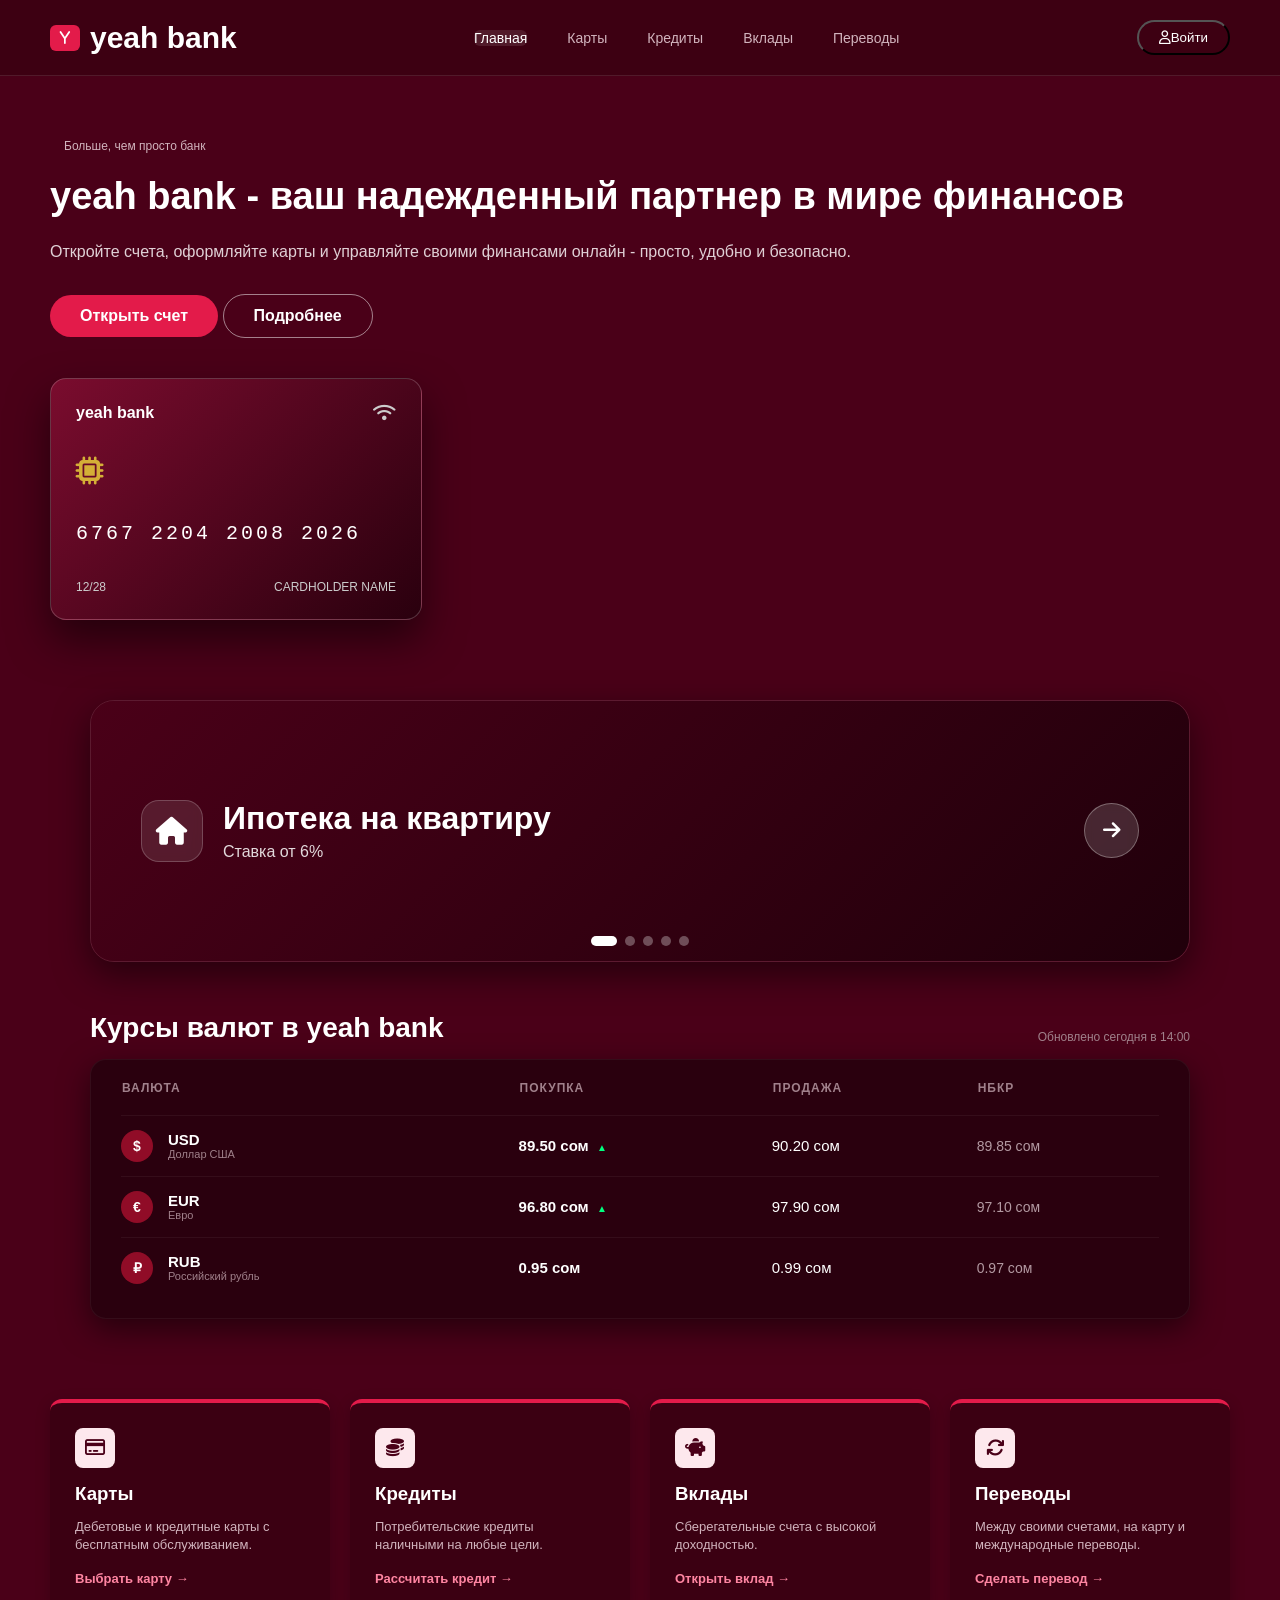
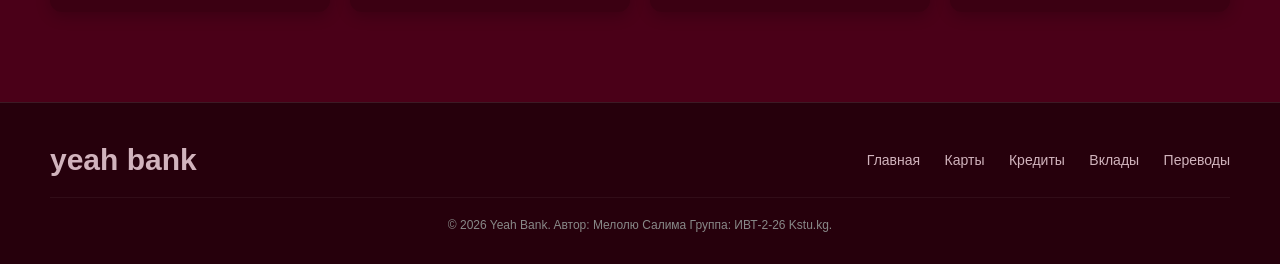
<file: index.html>
﻿<!DOCTYPE html>
<html lang="ru">
<head>
    <meta charset="UTF-8">
    <meta name="viewport" content="width=device-width, initial-scale=1.0">
    <title>Yeah bank - ваш надежный партнер в мире финансов</title>
    <link rel="stylesheet" href="style.css">
    <link rel="stylesheet" href="https://cdnjs.cloudflare.com/ajax/libs/font-awesome/6.4.0/css/all.min.css">
</head>
<body>

    <! -- Шапка сайта -->
    <header class="navbar">
        <div class="logo">
            <i class="fa-solid fa-y logo-badge"></i>yeah bank
        </div>

        <!-- Кнопка «Три полоски» для мобильных устройств (гамбургер) -->
        <div class="menu-toggle" onclick="toggleMenu()">
            <i class="fa-solid fa-bars"></i>
        </div>

        <!-- Навигация -->
        <nav class="nav-links">
            <a href="#" onclick="showPage('home')" class="nav-link active">Главная</a>
            <a href="#" onclick="showPage('cards')" class="nav-link">Карты</a>
            <a href="#" onclick="showPage('credits')" class="nav-link">Кредиты</a>
            <a href="#" onclick="showPage('deposits')" class="nav-link">Вклады</a>
            <a href="#" onclick="showPage('transfers')" class="nav-link">Переводы</a>
        </nav>

        <button class="login-btn" onclick="showAlert('Окно авторизации')">
            <i class="fa-regular fa-user"></i>Войти
        </button>
    </header>

    <main class="main-content">

        <!-- Главный экран (Hero) -->
        <div id="home" class="page active-page">
            <section class="hero">
                <div class="hero-content">
                    <span class="badge">Больше, чем просто банк</span>
                    <h1>yeah bank - ваш надежденный партнер в мире финансов</h1>
                    <p>Откройте счета, оформляйте карты и управляйте своими финансами онлайн - просто, удобно и безопасно.</p>
                    <div class="hero-content">
                        <a href="#" class="btn-main" onclick="showAlert('Заявка на открытие счета принята!')">Открыть счет</a>
                        <a href="#" class="btn-outline" onclick="showPage('cards')">Подробнее</a>
                    </div>
                </div>

                <div class="bank-card">
                    <div class="card-top">
                        <span class="card-brand">yeah bank</span>
                        <i class="fa-solid fa-wifi card-wifi"></i>
                    </div>
                    <div class="card-chip">
                        <i class="fa-solid fa-microchip"></i>
                    </div>
                    <div class="card-number">6767 2204 2008 2026</div>
                    <div class="card-details">
                        <div class="expiry">12/28</div>
                        <div class="holder">CARDHOLDER NAME</div>
                    </div>
                </div>
            </section>

            <!-- СЛАЙДЕР С БАННЕРАМИ КАК НА ТВОЕМ МАКЕТЕ -->
            <section class="banner-slider-section">
                <div class="banner-slider">

                    <!-- 1. Ипотека на квартиру -->
                    <div class="banner-slide active" style="background-image: linear-gradient(135deg, rgba(74, 0, 24, 0.8), rgba(30, 0, 10, 0.95)), url('https://images.unsplash.com/photo-1545324418-cc1a3fa10c00?auto=format&fit=crop&w=1200&q=80');">
                        <div class="banner-content-box">
                            <div class="banner-icon-badge"><i class="fa-solid fa-house"></i></div>
                            <div class="banner-text">
                                <h2>Ипотека на квартиру</h2>
                                <p class="banner-sub">Ставка от 6%</p>
                            </div>
                        </div>
                        <button class="banner-arrow-btn" onclick="showPage('credits')"><i class="fa-solid fa-arrow-right"></i></button>
                    </div>

                    <!-- 2. Авиабилеты -->
                    <div class="banner-slide" style="background-image: linear-gradient(135deg, rgba(74, 0, 24, 0.8), rgba(30, 0, 10, 0.95)), url('https://images.unsplash.com/photo-1436491865332-7a61a109cc05?auto=format&fit=crop&w=1200&q=80');">
                        <div class="banner-content-box">
                            <div class="banner-icon-badge"><i class="fa-solid fa-plane"></i></div>
                            <div class="banner-text">
                                <h2>Авиабилеты</h2>
                                <p class="banner-sub">по выгодным ценам</p>
                            </div>
                        </div>
                        <button class="banner-arrow-btn" onclick="showPage('cards')"><i class="fa-solid fa-arrow-right"></i></button>
                    </div>

                    <!-- 3. Автокредит -->
                    <div class="banner-slide" style="background-image: linear-gradient(135deg, rgba(74, 0, 24, 0.8), rgba(30, 0, 10, 0.95)), url('https://images.unsplash.com/photo-1552519507-da3b142c6e3d?auto=format&fit=crop&w=1200&q=80');">
                        <div class="banner-content-box">
                            <div class="banner-icon-badge"><i class="fa-solid fa-car"></i></div>
                            <div class="banner-text">
                                <h2>Автокредит</h2>
                                <p class="banner-sub">на новых и подержанных авто</p>
                            </div>
                        </div>
                        <button class="banner-arrow-btn" onclick="showPage('credits')"><i class="fa-solid fa-arrow-right"></i></button>
                    </div>

                    <!-- 4. Кредитная карта -->
                    <div class="banner-slide" style="background-image: linear-gradient(135deg, rgba(74, 0, 24, 0.8), rgba(30, 0, 10, 0.95)), url('https://images.unsplash.com/photo-1559526324-4b87b5e36e44?auto=format&fit=crop&w=1200&q=80');">
                        <div class="banner-content-box">
                            <div class="banner-icon-badge"><i class="fa-regular fa-credit-card"></i></div>
                            <div class="banner-text">
                                <h2>Кредитная карта</h2>
                                <p class="banner-sub">Беспроцентный период до 55 дней</p>
                            </div>
                        </div>
                        <button class="banner-arrow-btn" onclick="showPage('cards')"><i class="fa-solid fa-arrow-right"></i></button>
                    </div>

                    <!-- 5. Вклад -->
                    <div class="banner-slide" style="background-image: linear-gradient(135deg, rgba(74, 0, 24, 0.8), rgba(30, 0, 10, 0.95)), url('https://images.unsplash.com/photo-1579621970563-ebec7560ff3e?auto=format&fit=crop&w=1200&q=80');">
                        <div class="banner-content-box">
                            <div class="banner-icon-badge"><i class="fa-solid fa-percent"></i></div>
                            <div class="banner-text">
                                <h2>Вклад</h2>
                                <p class="banner-sub">с выгодной ставкой</p>
                            </div>
                        </div>
                        <button class="banner-arrow-btn" onclick="showPage('deposits')"><i class="fa-solid fa-arrow-right"></i></button>
                    </div>

                    <!-- Точки навигации слайдера -->
                    <div class="slider-dots">
                        <span class="s-dot active" onclick="setBannerSlide(0)"></span>
                        <span class="s-dot" onclick="setBannerSlide(1)"></span>
                        <span class="s-dot" onclick="setBannerSlide(2)"></span>
                        <span class="s-dot" onclick="setBannerSlide(3)"></span>
                        <span class="s-dot" onclick="setBannerSlide(4)"></span>
                    </div>
                </div>
            </section>

            <!-- 2. ТАБЛИЦА КУРСА ВАЛЮТ (ТОЧНАЯ КОПИЯ 1-ГО ФОТО) -->
            <section class="currency-exact-section">
                <div class="currency-header">
                    <h2>Курсы валют в yeah bank</h2>
                    <span class="update-time">Обновлено сегодня в 14:00</span>
                </div>

                <div class="currency-card-exact">
                    <table class="currency-table-exact">
                        <thead>
                            <tr>
                                <th>ВАЛЮТА</th>
                                <th>ПОКУПКА</th>
                                <th>ПРОДАЖА</th>
                                <th>НБКР</th>
                            </tr>
                        </thead>
                        <tbody>
                            <tr>
                                <td>
                                    <div class="curr-col">
                                        <div class="curr-circle red-usd">$</div>
                                        <div class="curr-text">
                                            <span class="curr-code">USD</span>
                                            <span class="curr-sub">Доллар США</span>
                                        </div>
                                    </div>
                                </td>
                                <td class="val-bold">89.50 сом <span class="arrow-up">▲</span></td>
                                <td class="val-white">90.20 сом</td>
                                <td class="val-gray">89.85 сом</td>
                            </tr>
                            <tr>
                                <td>
                                    <div class="curr-col">
                                        <div class="curr-circle red-eur">€</div>
                                        <div class="curr-text">
                                            <span class="curr-code">EUR</span>
                                            <span class="curr-sub">Евро</span>
                                        </div>
                                    </div>
                                </td>
                                <td class="val-bold">96.80 сом <span class="arrow-up">▲</span></td>
                                <td class="val-white">97.90 сом</td>
                                <td class="val-gray">97.10 сом</td>
                            </tr>
                            <tr>
                                <td>
                                    <div class="curr-col">
                                        <div class="curr-circle red-rub">₽</div>
                                        <div class="curr-text">
                                            <span class="curr-code">RUB</span>
                                            <span class="curr-sub">Российский рубль</span>
                                        </div>
                                    </div>
                                </td>
                                <td class="val-bold">0.95 сом</td>
                                <td class="val-white">0.99 сом</td>
                                <td class="val-gray">0.97 сом</td>
                            </tr>
                        </tbody>
                    </table>
                </div>
            </section>

            <!-- Карточки услуг с якорями для ссылок-->
            <section class="services">
                <div class="service-card" onclick="showPage('cards')">
                    <div class="service-icon"><i class="fa-regular fa-credit-card"></i></div>
                    <h3>Карты</h3>
                    <p>Дебетовые и кредитные карты с бесплатным обслуживанием.</p>
                    <span class="card-link">Выбрать карту &rarr;</span>
                </div>
                <div class="service-card" onclick="showPage('credits')">
                    <div class="service-icon"><i class="fa-solid fa-coins"></i></div>
                    <h3>Кредиты</h3>
                    <p>Потребительские кредиты наличными на любые цели.</p>
                    <span class="card-link">Рассчитать кредит &rarr;</span>
                </div>
                <div class="service-card" onclick="showPage('deposits')">
                    <div class="service-icon"><i class="fa-solid fa-piggy-bank"></i></div>
                    <h3>Вклады</h3>
                    <p>Сберегательные счета с высокой доходностью.</p>
                    <span class="card-link">Открыть вклад &rarr;</span>
                </div>
                <div class="service-card" onclick="showPage('transfers')">
                    <div class="service-icon"><i class="fa-solid fa-arrows-rotate"></i></div>
                    <h3>Переводы</h3>
                    <p>Между своими счетами, на карту и международные переводы.</p>
                    <span class="card-link">Сделать перевод &rarr;</span>
                </div>
            </section>
        </div>

        <!-- 2. СТРАНИЦА "КАРТЫ" -->
        <div id="cards-page" class="page">
            <div class="content-box">
                <h2>Наши банковские карты</h2>
                <p>Выберите карту, которая подходит именно вам:</p>
                <div class="sub-cards-grid">
                    <div class="sub-card">
                        <h3>Дебетовая карта</h3>
                        <p>Кэшбэк до 10% на всё, бесплатное обслуживание.</p>
                        <button class="btn-main" onclick="showAlert('Заявка на дебетовую карту подана!')">Оформить</button>
                    </div>
                    <div class="sub-card">
                        <h3>Кредитная карта</h3>
                        <p>До 120 дней без процентов и выгодные условия.</p>
                        <button class="btn-main" onclick="showAlert('Заявка на кредитную карту подана!')">Оформить</button>
                    </div>
                </div>
            </div>
        </div>
        <!-- 3. СТРАНИЦА "КРЕДИТЫ" -->
        <div id="credits-page" class="page">
            <div class="content-box">
                <h2>Кредиты наличными и онлайн</h2>
                <p>Рассчитайте и получите кредит за 5 минут на карту любого банка.</p>
                <div class="sub-cards-grid">
                    <div class="sub-card">
                        <h3>Потребительский кредит</h3>
                        <p>Ставка от 14% годовых на любые ваши цели.</p>
                        <button class="btn-main" onclick="showAlert('Заявка на кредит принята!')">Взять кредит</button>
                    </div>
                </div>
            </div>
        </div>

        <!-- 4. СТРАНИЦА "ВКЛАДЫ" -->
        <div id="deposits-page" class="page">
            <div class="content-box">
                <h2>Вклады и сбережения</h2>
                <p>Сохраните и приумножьте свои сбережения под высокий процент.</p>
                <div class="sub-cards-grid">
                    <div class="sub-card">
                        <h3>Срочный вклад</h3>
                        <p>До 20% годовых с выплатой процентов каждый месяц.</p>
                        <button class="btn-main" onclick="showAlert('Вклад успешно открыт!')">Открыть вклад</button>
                    </div>
                </div>
            </div>
        </div>

        <!-- 5. СТРАНИЦА "ПЕРЕВОДЫ" -->
        <div id="transfers-page" class="page">
            <div class="content-box">
                <h2>Быстрые переводы</h2>
                <p>Отправляйте деньги родным и близким без комиссии.</p>
                <div class="sub-cards-grid">
                    <div class="sub-card">
                        <h3>По номеру телефона</h3>
                        <p>Мгновенные переводы в любые банки мира.</p>
                        <button class="btn-main" onclick="showAlert('Перевод выполнен!')">Перевести</button>
                    </div>
                </div>
            </div>
        </div>

    </main>
    <!-- Подвал -->
    <footer class="foother">
        <div class="footer-content">
            <div class="logo white">yeah bank</div>
            <div class="footer-links">
                <a href="#" onclick="showPage('home')">Главная</a>
                <a href="#" onclick="showPage('cards')">Карты</a>
                <a href="#" onclick="showPage('credits')">Кредиты</a>
                <a href="#" onclick="showPage('deposits')">Вклады</a>
                <a href="#" onclick="showPage('transfers')">Переводы</a>
            </div>
        </div>
        <p class="footer-copy">
            © 2026 Yeah Bank. Aвтор: Мелолю Салима  Группа: ИВТ-2-26
            Kstu.kg.
        </p>
    </footer>

    <!-- СКРИПТ В КОНЦЕ СТРАНИЦЫ -->
    <script>
                function showPage(pageId) {
                    let pages = document.querySelectorAll('.page');
                    pages.forEach(p => p.classList.remove('active-page'));
                    let target = pageId === 'home' ? document.getElementById('home') : document.getElementById(pageId + '-page');
                    if (target) target.classList.add('active-page');
                    window.scrollTo({ top: 0, behavior: 'smooth' });
                }

                function toggleMenu() {
                    document.getElementById('navLinks').classList.toggle('show');
                }

                function showAlert(msg) {
                    alert("yeah bank: " + msg);
                }

                // Автолистание слайдера (каждые 4 секунды)
                let bIndex = 0;
                const bSlides = document.querySelectorAll('.banner-slide');
                const bDots = document.querySelectorAll('.s-dot');

                function updateBanners() {
                    bSlides.forEach((s, i) => {
                        s.classList.remove('active');
                        if (bDots[i]) bDots[i].classList.remove('active');
                    });
                    bSlides[bIndex].classList.add('active');
                    if (bDots[bIndex]) bDots[bIndex].classList.add('active');
                }

                function setBannerSlide(idx) {
                    bIndex = idx;
                    updateBanners();
                }

                setInterval(() => {
                    bIndex = (bIndex + 1) % bSlides.length;
                    updateBanners();
                }, 4000);
    </script>
</body>
</html>
</file>
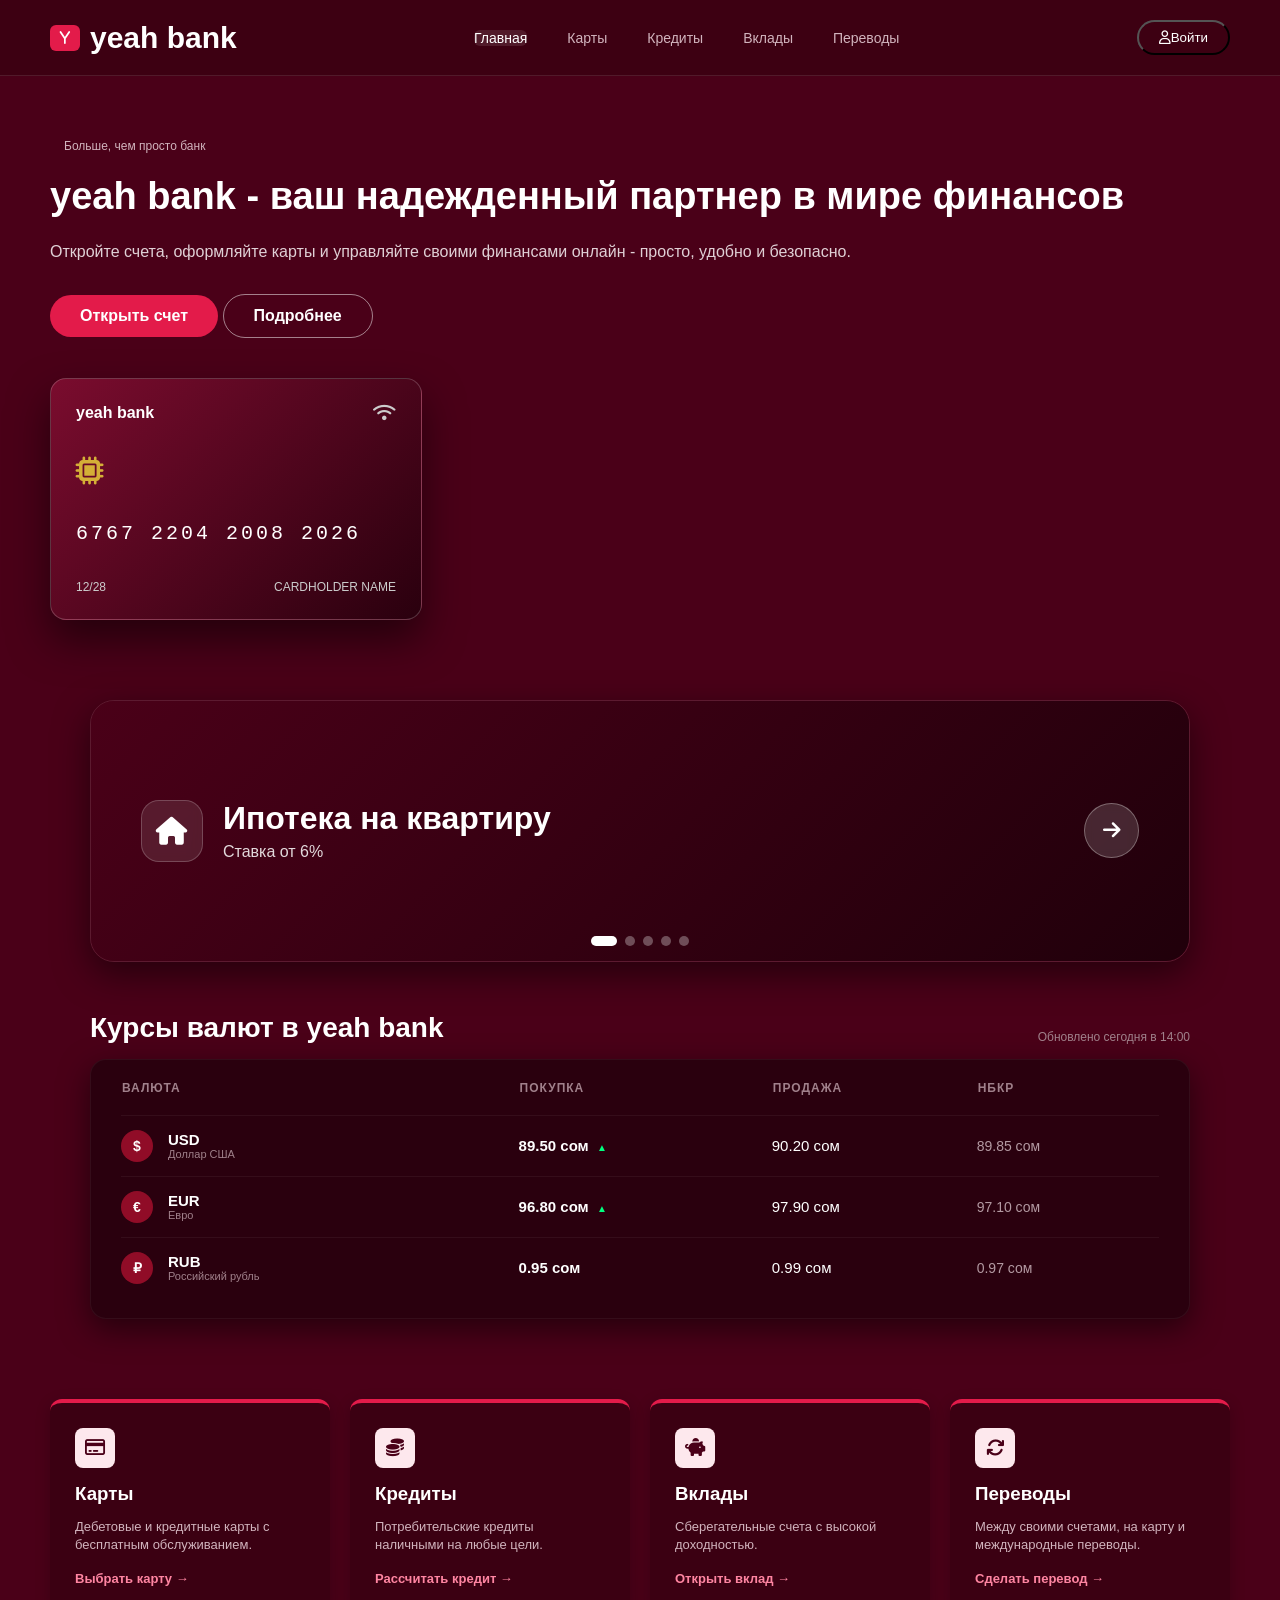
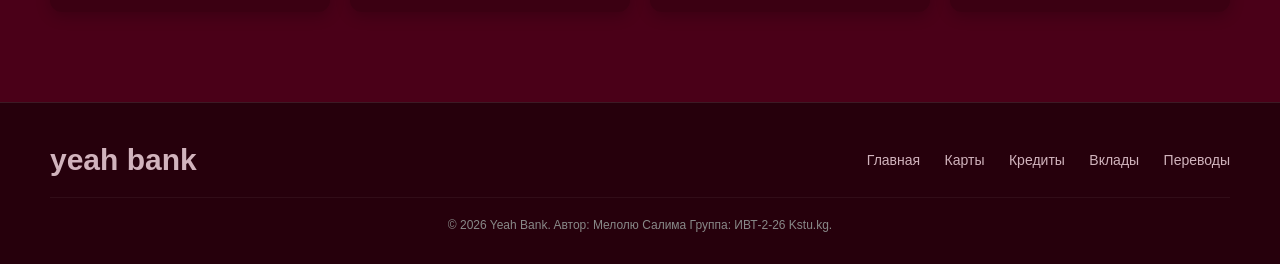
<file: HTMLPage1 версия 2.html>
﻿<!DOCTYPE html>
<html lang="ru">
<head>
    <meta charset="UTF-8">
    <meta name="viewport" content="width=device-width, initial-scale=1.0">
    <title>Yeah bank - ваш надежный партнер в мире финансов</title>
    <link rel="stylesheet" href="StyleSheet1 версия 2.css">
    <link rel="stylesheet" href="https://cdnjs.cloudflare.com/ajax/libs/font-awesome/6.4.0/css/all.min.css">
</head>
<body>

    <! -- Шапка сайта -->
    <header class="navbar">
        <div class="logo">
            <i class="fa-solid fa-y logo-badge"></i>yeah bank
        </div>

        <!-- Кнопка «Три полоски» для мобильных устройств (гамбургер) -->
        <div class="menu-toggle" onclick="toggleMenu()">
            <i class="fa-solid fa-bars"></i>
        </div>

        <!-- Навигация -->
        <nav class="nav-links">
            <a href="#" onclick="showPage('home')" class="nav-link active">Главная</a>
            <a href="#" onclick="showPage('cards')" class="nav-link">Карты</a>
            <a href="#" onclick="showPage('credits')" class="nav-link">Кредиты</a>
            <a href="#" onclick="showPage('deposits')" class="nav-link">Вклады</a>
            <a href="#" onclick="showPage('transfers')" class="nav-link">Переводы</a>
        </nav>

        <button class="login-btn" onclick="showAlert('Окно авторизации')">
            <i class="fa-regular fa-user"></i>Войти
        </button>
    </header>

    <main class="main-content">

        <!-- Главный экран (Hero) -->
        <div id="home" class="page active-page">
            <section class="hero">
                <div class="hero-content">
                    <span class="badge">Больше, чем просто банк</span>
                    <h1>yeah bank - ваш надежденный партнер в мире финансов</h1>
                    <p>Откройте счета, оформляйте карты и управляйте своими финансами онлайн - просто, удобно и безопасно.</p>
                    <div class="hero-content">
                        <a href="#" class="btn-main" onclick="showAlert('Заявка на открытие счета принята!')">Открыть счет</a>
                        <a href="#" class="btn-outline" onclick="showPage('cards')">Подробнее</a>
                    </div>
                </div>

                <div class="bank-card">
                    <div class="card-top">
                        <span class="card-brand">yeah bank</span>
                        <i class="fa-solid fa-wifi card-wifi"></i>
                    </div>
                    <div class="card-chip">
                        <i class="fa-solid fa-microchip"></i>
                    </div>
                    <div class="card-number">6767 2204 2008 2026</div>
                    <div class="card-details">
                        <div class="expiry">12/28</div>
                        <div class="holder">CARDHOLDER NAME</div>
                    </div>
                </div>
            </section>

            <!-- СЛАЙДЕР С БАННЕРАМИ КАК НА ТВОЕМ МАКЕТЕ -->
            <section class="banner-slider-section">
                <div class="banner-slider">

                    <!-- 1. Ипотека на квартиру -->
                    <div class="banner-slide active" style="background-image: linear-gradient(135deg, rgba(74, 0, 24, 0.8), rgba(30, 0, 10, 0.95)), url('https://images.unsplash.com/photo-1545324418-cc1a3fa10c00?auto=format&fit=crop&w=1200&q=80');">
                        <div class="banner-content-box">
                            <div class="banner-icon-badge"><i class="fa-solid fa-house"></i></div>
                            <div class="banner-text">
                                <h2>Ипотека на квартиру</h2>
                                <p class="banner-sub">Ставка от 6%</p>
                            </div>
                        </div>
                        <button class="banner-arrow-btn" onclick="showPage('credits')"><i class="fa-solid fa-arrow-right"></i></button>
                    </div>

                    <!-- 2. Авиабилеты -->
                    <div class="banner-slide" style="background-image: linear-gradient(135deg, rgba(74, 0, 24, 0.8), rgba(30, 0, 10, 0.95)), url('https://images.unsplash.com/photo-1436491865332-7a61a109cc05?auto=format&fit=crop&w=1200&q=80');">
                        <div class="banner-content-box">
                            <div class="banner-icon-badge"><i class="fa-solid fa-plane"></i></div>
                            <div class="banner-text">
                                <h2>Авиабилеты</h2>
                                <p class="banner-sub">по выгодным ценам</p>
                            </div>
                        </div>
                        <button class="banner-arrow-btn" onclick="showPage('cards')"><i class="fa-solid fa-arrow-right"></i></button>
                    </div>

                    <!-- 3. Автокредит -->
                    <div class="banner-slide" style="background-image: linear-gradient(135deg, rgba(74, 0, 24, 0.8), rgba(30, 0, 10, 0.95)), url('https://images.unsplash.com/photo-1552519507-da3b142c6e3d?auto=format&fit=crop&w=1200&q=80');">
                        <div class="banner-content-box">
                            <div class="banner-icon-badge"><i class="fa-solid fa-car"></i></div>
                            <div class="banner-text">
                                <h2>Автокредит</h2>
                                <p class="banner-sub">на новых и подержанных авто</p>
                            </div>
                        </div>
                        <button class="banner-arrow-btn" onclick="showPage('credits')"><i class="fa-solid fa-arrow-right"></i></button>
                    </div>

                    <!-- 4. Кредитная карта -->
                    <div class="banner-slide" style="background-image: linear-gradient(135deg, rgba(74, 0, 24, 0.8), rgba(30, 0, 10, 0.95)), url('https://images.unsplash.com/photo-1559526324-4b87b5e36e44?auto=format&fit=crop&w=1200&q=80');">
                        <div class="banner-content-box">
                            <div class="banner-icon-badge"><i class="fa-regular fa-credit-card"></i></div>
                            <div class="banner-text">
                                <h2>Кредитная карта</h2>
                                <p class="banner-sub">Беспроцентный период до 55 дней</p>
                            </div>
                        </div>
                        <button class="banner-arrow-btn" onclick="showPage('cards')"><i class="fa-solid fa-arrow-right"></i></button>
                    </div>

                    <!-- 5. Вклад -->
                    <div class="banner-slide" style="background-image: linear-gradient(135deg, rgba(74, 0, 24, 0.8), rgba(30, 0, 10, 0.95)), url('https://images.unsplash.com/photo-1579621970563-ebec7560ff3e?auto=format&fit=crop&w=1200&q=80');">
                        <div class="banner-content-box">
                            <div class="banner-icon-badge"><i class="fa-solid fa-percent"></i></div>
                            <div class="banner-text">
                                <h2>Вклад</h2>
                                <p class="banner-sub">с выгодной ставкой</p>
                            </div>
                        </div>
                        <button class="banner-arrow-btn" onclick="showPage('deposits')"><i class="fa-solid fa-arrow-right"></i></button>
                    </div>

                    <!-- Точки навигации слайдера -->
                    <div class="slider-dots">
                        <span class="s-dot active" onclick="setBannerSlide(0)"></span>
                        <span class="s-dot" onclick="setBannerSlide(1)"></span>
                        <span class="s-dot" onclick="setBannerSlide(2)"></span>
                        <span class="s-dot" onclick="setBannerSlide(3)"></span>
                        <span class="s-dot" onclick="setBannerSlide(4)"></span>
                    </div>
                </div>
            </section>

            <!-- 2. ТАБЛИЦА КУРСА ВАЛЮТ (ТОЧНАЯ КОПИЯ 1-ГО ФОТО) -->
            <section class="currency-exact-section">
                <div class="currency-header">
                    <h2>Курсы валют в yeah bank</h2>
                    <span class="update-time">Обновлено сегодня в 14:00</span>
                </div>

                <div class="currency-card-exact">
                    <table class="currency-table-exact">
                        <thead>
                            <tr>
                                <th>ВАЛЮТА</th>
                                <th>ПОКУПКА</th>
                                <th>ПРОДАЖА</th>
                                <th>НБКР</th>
                            </tr>
                        </thead>
                        <tbody>
                            <tr>
                                <td>
                                    <div class="curr-col">
                                        <div class="curr-circle red-usd">$</div>
                                        <div class="curr-text">
                                            <span class="curr-code">USD</span>
                                            <span class="curr-sub">Доллар США</span>
                                        </div>
                                    </div>
                                </td>
                                <td class="val-bold">89.50 сом <span class="arrow-up">▲</span></td>
                                <td class="val-white">90.20 сом</td>
                                <td class="val-gray">89.85 сом</td>
                            </tr>
                            <tr>
                                <td>
                                    <div class="curr-col">
                                        <div class="curr-circle red-eur">€</div>
                                        <div class="curr-text">
                                            <span class="curr-code">EUR</span>
                                            <span class="curr-sub">Евро</span>
                                        </div>
                                    </div>
                                </td>
                                <td class="val-bold">96.80 сом <span class="arrow-up">▲</span></td>
                                <td class="val-white">97.90 сом</td>
                                <td class="val-gray">97.10 сом</td>
                            </tr>
                            <tr>
                                <td>
                                    <div class="curr-col">
                                        <div class="curr-circle red-rub">₽</div>
                                        <div class="curr-text">
                                            <span class="curr-code">RUB</span>
                                            <span class="curr-sub">Российский рубль</span>
                                        </div>
                                    </div>
                                </td>
                                <td class="val-bold">0.95 сом</td>
                                <td class="val-white">0.99 сом</td>
                                <td class="val-gray">0.97 сом</td>
                            </tr>
                        </tbody>
                    </table>
                </div>
            </section>

            <!-- Карточки услуг с якорями для ссылок-->
            <section class="services">
                <div class="service-card" onclick="showPage('cards')">
                    <div class="service-icon"><i class="fa-regular fa-credit-card"></i></div>
                    <h3>Карты</h3>
                    <p>Дебетовые и кредитные карты с бесплатным обслуживанием.</p>
                    <span class="card-link">Выбрать карту &rarr;</span>
                </div>
                <div class="service-card" onclick="showPage('credits')">
                    <div class="service-icon"><i class="fa-solid fa-coins"></i></div>
                    <h3>Кредиты</h3>
                    <p>Потребительские кредиты наличными на любые цели.</p>
                    <span class="card-link">Рассчитать кредит &rarr;</span>
                </div>
                <div class="service-card" onclick="showPage('deposits')">
                    <div class="service-icon"><i class="fa-solid fa-piggy-bank"></i></div>
                    <h3>Вклады</h3>
                    <p>Сберегательные счета с высокой доходностью.</p>
                    <span class="card-link">Открыть вклад &rarr;</span>
                </div>
                <div class="service-card" onclick="showPage('transfers')">
                    <div class="service-icon"><i class="fa-solid fa-arrows-rotate"></i></div>
                    <h3>Переводы</h3>
                    <p>Между своими счетами, на карту и международные переводы.</p>
                    <span class="card-link">Сделать перевод &rarr;</span>
                </div>
            </section>
        </div>

        <!-- 2. СТРАНИЦА "КАРТЫ" -->
        <div id="cards-page" class="page">
            <div class="content-box">
                <h2>Наши банковские карты</h2>
                <p>Выберите карту, которая подходит именно вам:</p>
                <div class="sub-cards-grid">
                    <div class="sub-card">
                        <h3>Дебетовая карта</h3>
                        <p>Кэшбэк до 10% на всё, бесплатное обслуживание.</p>
                        <button class="btn-main" onclick="showAlert('Заявка на дебетовую карту подана!')">Оформить</button>
                    </div>
                    <div class="sub-card">
                        <h3>Кредитная карта</h3>
                        <p>До 120 дней без процентов и выгодные условия.</p>
                        <button class="btn-main" onclick="showAlert('Заявка на кредитную карту подана!')">Оформить</button>
                    </div>
                </div>
            </div>
        </div>
        <!-- 3. СТРАНИЦА "КРЕДИТЫ" -->
        <div id="credits-page" class="page">
            <div class="content-box">
                <h2>Кредиты наличными и онлайн</h2>
                <p>Рассчитайте и получите кредит за 5 минут на карту любого банка.</p>
                <div class="sub-cards-grid">
                    <div class="sub-card">
                        <h3>Потребительский кредит</h3>
                        <p>Ставка от 14% годовых на любые ваши цели.</p>
                        <button class="btn-main" onclick="showAlert('Заявка на кредит принята!')">Взять кредит</button>
                    </div>
                </div>
            </div>
        </div>

        <!-- 4. СТРАНИЦА "ВКЛАДЫ" -->
        <div id="deposits-page" class="page">
            <div class="content-box">
                <h2>Вклады и сбережения</h2>
                <p>Сохраните и приумножьте свои сбережения под высокий процент.</p>
                <div class="sub-cards-grid">
                    <div class="sub-card">
                        <h3>Срочный вклад</h3>
                        <p>До 20% годовых с выплатой процентов каждый месяц.</p>
                        <button class="btn-main" onclick="showAlert('Вклад успешно открыт!')">Открыть вклад</button>
                    </div>
                </div>
            </div>
        </div>

        <!-- 5. СТРАНИЦА "ПЕРЕВОДЫ" -->
        <div id="transfers-page" class="page">
            <div class="content-box">
                <h2>Быстрые переводы</h2>
                <p>Отправляйте деньги родным и близким без комиссии.</p>
                <div class="sub-cards-grid">
                    <div class="sub-card">
                        <h3>По номеру телефона</h3>
                        <p>Мгновенные переводы в любые банки мира.</p>
                        <button class="btn-main" onclick="showAlert('Перевод выполнен!')">Перевести</button>
                    </div>
                </div>
            </div>
        </div>

    </main>
    <!-- Подвал -->
    <footer class="foother">
        <div class="footer-content">
            <div class="logo white">yeah bank</div>
            <div class="footer-links">
                <a href="#" onclick="showPage('home')">Главная</a>
                <a href="#" onclick="showPage('cards')">Карты</a>
                <a href="#" onclick="showPage('credits')">Кредиты</a>
                <a href="#" onclick="showPage('deposits')">Вклады</a>
                <a href="#" onclick="showPage('transfers')">Переводы</a>
            </div>
        </div>
        <p class="footer-copy">
            © 2026 Yeah Bank. Aвтор: Мелолю Салима  Группа: ИВТ-2-26
            Kstu.kg.
        </p>
    </footer>

    <!-- СКРИПТ В КОНЦЕ СТРАНИЦЫ -->
    <script>
                function showPage(pageId) {
                    let pages = document.querySelectorAll('.page');
                    pages.forEach(p => p.classList.remove('active-page'));
                    let target = pageId === 'home' ? document.getElementById('home') : document.getElementById(pageId + '-page');
                    if (target) target.classList.add('active-page');
                    window.scrollTo({ top: 0, behavior: 'smooth' });
                }

                function toggleMenu() {
                    document.getElementById('navLinks').classList.toggle('show');
                }

                function showAlert(msg) {
                    alert("yeah bank: " + msg);
                }

                // Автолистание слайдера (каждые 4 секунды)
                let bIndex = 0;
                const bSlides = document.querySelectorAll('.banner-slide');
                const bDots = document.querySelectorAll('.s-dot');

                function updateBanners() {
                    bSlides.forEach((s, i) => {
                        s.classList.remove('active');
                        if (bDots[i]) bDots[i].classList.remove('active');
                    });
                    bSlides[bIndex].classList.add('active');
                    if (bDots[bIndex]) bDots[bIndex].classList.add('active');
                }

                function setBannerSlide(idx) {
                    bIndex = idx;
                    updateBanners();
                }

                setInterval(() => {
                    bIndex = (bIndex + 1) % bSlides.length;
                    updateBanners();
                }, 4000);
    </script>
</body>
</html>
</file>
<file: style.css>
﻿/* Общие настройки */
body {
    margin: 0;
    font-family: Arial, sans-serif;
    background-color: #4A0018;
    color: white;
}
/* Навигация (Шапка) */
.navbar {
    background-color: #3d0012;
    color: white;
    display: flex;
    justify-content: space-between;
    align-items: center;
    padding: 20px 50px;
    border-bottom: 1px solid rgba(255,255,255,0.1);
    position: relative;
}

.logo {
    font-size: 30px;
    font-weight: bold;
    display: flex;
    align-items: center;
    gap: 10px;
}

.logo-badge {
    background: #E31B4A;
    color: white;
    padding: 6px 10px;
    border-radius: 6px;
    font-size: 14px;
}

.nav-links {
    display: flex;
    gap: 10px;
}

    .nav-links a {
        color: #d1b3bd;
        text-decoration: none;
        margin: 0 15px;
        font-size: 14px;
        transition: 0.3s;
        cursor: pointer;
        border-radius: 6px;
    }

        .nav-links a:hover, .nav-links a.active {
            color: white;
            background: rgba(255,255,255,0.1);
        }

/* Кнопка "три полоски" (скрыта на ПК) */
.menu-toggle {
    display: none;
    font-size: 24px;
    cursor: pointer;
    color: white;
}

    .login-btn {
        background: transparent;
        border: 1px solid rgba(red, 255, 255, 0.4);
        color: white;
        padding: 8px 20px;
        border-radius: 20px;
        cursor: pointer;
        transition: 0.3s;
    }

        .login-btn:hover {
            background: rgba(255, 255, 255,0.2);
        }
    /* Система подключения страниц */
    .page {
        display: none; /* Скрываем все страницы по умолчанию */
    }

        .page.active-page {
            display: block;
        }
    /* Главный блок (Hero) */
    .hero {
        padding: 60px 50px;
        display: flex;
        justify-content: space-between;
        align-items: center;
        flex-wrap: wrap;
        gap: 40px;
    }

    .hero-content {
        max-width: 700px;
    }

    .badge {
        background-color: rgba(red, 255, 255, 0.1);
        color: #d1b3bd;
        padding: 6px 14px;
        border-radius: 15px;
        font-size: 12px;
    }

    .hero h1 {
        font-size: 38px;
        margin: 20px 0;
        line-height: 1.2;
    }

    .hero p {
        color: #e0d0d6;
        font-size: 16px;
        margin-bottom: 30px;
        line-height: 1.5;
    }

    .hero-buttons {
        display: flex;
        gap: 15px;
    }

    .btn-main {
        display: inline-block;
        background-color: #E31B4A;
        color: white;
        padding: 12px 30px;
        text-decoration: none;
        border-radius: 25px;
        font-weight: bold;
        border: none;
        cursor: pointer;
        transition: 0.3s;
    }

.btn-outline {
    background: transparent;
    border: 1px solid rgba(255, 255, 255, 0.5);
    color: white;
    padding: 12px 30px;
    text-decoration: none;
    border-radius: 25px;
    cursor: pointer;
}

        .btn-main:hover {
            background-color: #c4133d;
        }

    .btn-outline {
        display: inline-block;
        background: transparent;
        border: 1px solid rgba(255, 255, 255, 0.5);
        color: white;
        padding: 12px 30px;
        text-decoration: none;
        border-radius: 25px;
        font-weight: bold;
        cursor: pointer;
        transition: 0.3s;
    }

        .btn-outline:hover {
            background: rgba(255, 255, 255, 0.1);
        }
    /* Банковская карта */
    .bank-card {
        width: 320px;
        height: 190px;
        background: linear-gradient(135deg, #7A0C2E, #2A000E);
        border-radius: 16px;
        padding: 25px;
        box-shadow: 0 20px 40px rgba(0,0,0,0.5);
        display: flex;
        flex-direction: column;
        justify-content: space-between;
        border: 1px solid rgba(255, 255, 255, 0.2);
    }

    .card-top {
        display: flex;
        justify-content: space-between;
        align-items: center;
    }

    .card-brand {
        font-weight: bold;
        font-size: 16px;
    }

.card-wifi {
    font-size: 18px;
    color: #ccc;
}

.card-chip {
    font-size: 28px;
    color: #d4af37; /* Цвет золотого чипа */
}
    .card-number {
        font-size: 20px;
        letter-spacing: 3px;
        font-family: monospace;
    }

    .card-details {
        display: flex;
        justify-content: space-between;
        font-size: 12px;
        color: #ccc;
    }

/* 1. СТИЛИ БАННЕРНОГО СЛАЙДЕРА */
.banner-slider-section {
    padding: 20px 50px;
    max-width: 1100px;
    margin: 0 auto;
}

.banner-slider {
    position: relative;
    height: 260px;
    border-radius: 24px;
    overflow: hidden;
    box-shadow: 0 12px 35px rgba(0,0,0,0.5);
    border: 1px solid rgba(255,255,255,0.1);
}

.banner-slide {
    position: absolute;
    width: 100%;
    height: 100%;
    top: 0;
    left: 0;
    opacity: 0;
    transition: opacity 0.8s ease-in-out;
    padding: 40px 50px;
    box-sizing: border-box;
    display: flex;
    justify-content: space-between;
    align-items: center;
    background-size: cover;
    background-position: center;
}

    .banner-slide.active {
        opacity: 1;
    }

.banner-content-box {
    display: flex;
    align-items: center;
    gap: 20px;
}

.banner-icon-badge {
    width: 60px;
    height: 60px;
    border-radius: 18px;
    background: rgba(255,255,255,0.1);
    border: 1px solid rgba(255,255,255,0.2);
    display: flex;
    align-items: center;
    justify-content: center;
    font-size: 28px;
    color: white;
    backdrop-filter: blur(5px);
}

.banner-text h2 {
    margin: 0 0 6px 0;
    font-size: 32px;
    font-weight: bold;
    color: white;
}

.banner-sub {
    margin: 0;
    font-size: 16px;
    color: rgba(255,255,255,0.85);
}

.banner-arrow-btn {
    width: 55px;
    height: 55px;
    border-radius: 50%;
    background: rgba(255,255,255,0.15);
    border: 1px solid rgba(255,255,255,0.3);
    color: white;
    font-size: 20px;
    cursor: pointer;
    transition: 0.3s;
    backdrop-filter: blur(5px);
}

    .banner-arrow-btn:hover {
        background: #E31B4A;
        border-color: #E31B4A;
        transform: scale(1.1);
    }

.slider-dots {
    position: absolute;
    bottom: 15px;
    left: 50%;
    transform: translateX(-50%);
    display: flex;
    gap: 8px;
    z-index: 10;
}

.s-dot {
    width: 10px;
    height: 10px;
    border-radius: 50%;
    background: rgba(255,255,255,0.3);
    cursor: pointer;
    transition: 0.3s;
}

    .s-dot.active {
        background: white;
        width: 26px;
        border-radius: 10px;
    }

/* 2. СТИЛИ ДЛЯ ТАБЛИЦЫ КУРСА ВАЛЮТ */
.currency-exact-section {
    padding: 30px 50px;
    max-width: 1100px;
    margin: 0 auto;
}

.currency-header {
    display: flex;
    justify-content: space-between;
    align-items: flex-end;
    margin-bottom: 15px;
}

    .currency-header h2 {
        margin: 0;
        font-size: 28px;
        font-weight: bold;
    }

.update-time {
    font-size: 12px;
    color: #a0808b;
}

.currency-card-exact {
    background: #2a000e;
    border-radius: 16px;
    padding: 20px 30px;
    box-shadow: 0 10px 30px rgba(0,0,0,0.5);
    border: 1px solid rgba(255,255,255,0.05);
}

.currency-table-exact {
    width: 100%;
    border-collapse: collapse;
}

    .currency-table-exact th {
        text-align: left;
        font-size: 12px;
        color: #a0808b;
        letter-spacing: 1px;
        padding-bottom: 20px;
    }

    .currency-table-exact td {
        padding: 14px 0;
        border-top: 1px solid rgba(255,255,255,0.05);
        vertical-align: middle;
    }

.curr-col {
    display: flex;
    align-items: center;
    gap: 15px;
}

.curr-circle {
    width: 32px;
    height: 32px;
    border-radius: 50%;
    background: #900c27;
    display: flex;
    align-items: center;
    justify-content: center;
    font-weight: bold;
    font-size: 14px;
    color: white;
}

.curr-text {
    display: flex;
    flex-direction: column;
}

.curr-code {
    font-weight: bold;
    font-size: 15px;
}

.curr-sub {
    font-size: 11px;
    color: #a0808b;
}

.val-bold {
    font-weight: bold;
    font-size: 15px;
    color: white;
}

.arrow-up {
    color: #00FF7F;
    font-size: 10px;
    margin-left: 4px;
}

.val-white {
    font-size: 15px;
    color: white;
    font-weight: 500;
}

.val-gray {
    font-size: 14px;
    color: #b399a2;
}
    /* Секция услуг */
    .services {
        display: flex;
        justify-content: center;
        gap: 20px;
        padding: 50px 20px;
        flex-wrap: wrap;
    }

    .service-card {
        background: #3b0012;
        padding: 25px;
        width: 230px;
        border-radius: 12px;
        box-shadow: 0 4px 15px rgba(0,0,0,0.2);
        border-top: 4px solid #E31B4A;
        cursor: pointer;
        transition: 0.3s;
    }

        .service-card:hover {
            transform: translateY(-5px);
            background: #4A0018;
        }

.service-icon {
    background: #fde8ed;
    color: #4A0018;
    width: 40px;
    height: 40px;
    display: flex;
    align-items: center;
    justify-content: center;
    border-radius: 8px;
    margin-bottom: 15px;
    font-size: 18px;
}

        .service-card h3 {
            margin-top: 0;
            color: white;
            margin-bottom: 10px;
        }

        .service-card p {
            font-size: 13px;
            color: #d1b3bd;
            line-height: 1.4;
            margin-bottom: 15px;
        }

.card-link {
    font-size: 13px;
    color: #ff85a2;
    font-weight: bold;
}

    /* Внутренние страницы сервисов */
    .content-box {
        padding: 60px 50px;
        max-width: 900px;
        margin: 0 auto;
    }

        .content-box h2 {
            font-size: 32px;
            margin-bottom: 10px;
        }

        .content-box p {
            color: #d1b3bd;
            margin-bottom: 30px;
        }

    .sub-cards-grid {
        display: flex;
        gap: 20px;
        flex-wrap: wrap;
    }

    .sub-card {
        background: #3b0012;
        padding: 30px;
        border-radius: 16px;
        width: 280px;
        border: 1px solid rgba(255,255,255,0.1);
    }

        .sub-card h3 {
            margin-top: 0;
            margin-bottom: 15px;
        }

        .sub-card p {
            font-size: 14px;
            margin-bottom: 20px;
        }

    /* Цветной подвал */
    footer {
        background-color: #26000c;
        color: #d1b3bd;
        text-align: center;
        padding: 40px 50px 20px 50px;
        border-top: 1px solid rgba(255,255,255,0.1);
        margin-top: 40px;
    }

    .footer-content {
        display: flex;
        justify-content: space-between;
        align-items: center;
        margin-bottom: 20px;
        flex-wrap: wrap;
        gap: 20px;
    }

    .footer-links a {
        color: #d1b3bd;
        text-decoration: none;
        margin-left: 20px;
        font-size: 14px;
        cursor: pointer;
    }

        .footer-links a:hover {
            color: white;
        }

    .footer-copy {
        text-align: center;
        font-size: 12px;
        color: #888;
        border-top: 1px solid rgba(255,255,255,0.05);
        padding-top: 20px;
    }

/* АДАПТИВНОСТЬ ДЛЯ ТЕЛЕФОНОВ (Media Queries) */
@media (max-width: 768px) {
    .navbar {
        padding: 15px 20px;
    }

    /* Показываем иконку трех полосок */
    .menu-toggle {
        display: block;
    }

    /* Прячем меню по умолчанию на телефоне */
    .nav-links {
        display: none;
        flex-direction: column;
        position: absolute;
        top: 70px;
        left: 0;
        width: 100%;
        background-color: #3b0012;
        padding: 20px;
        box-shadow: 0 10px 20px rgba(0,0,0,0.3);
        z-index: 100;
        box-sizing: border-box;
    }

        /* Когда меню открыто через JS, оно становится видимым */
        .nav-links.show {
            display: flex;
        }

    .hero {
        padding: 30px 20px;
        text-align: center;
        justify-content: center;
    }

    .banner-slider-section, .currency-exact-section {
        padding: 15px;
    }

    .currency-table-exact th, .currency-table-exact td {
        font-size: 12px;
    }
}

    .hero-content {
        max-width: 100%;
    }

    .hero-buttons {
        justify-content: center;
    }
}
</file>
<file: StyleSheet1 версия 2.css>
﻿/* Общие настройки */
body {
    margin: 0;
    font-family: Arial, sans-serif;
    background-color: #4A0018;
    color: white;
}
/* Навигация (Шапка) */
.navbar {
    background-color: #3d0012;
    color: white;
    display: flex;
    justify-content: space-between;
    align-items: center;
    padding: 20px 50px;
    border-bottom: 1px solid rgba(255,255,255,0.1);
    position: relative;
}

.logo {
    font-size: 30px;
    font-weight: bold;
    display: flex;
    align-items: center;
    gap: 10px;
}

.logo-badge {
    background: #E31B4A;
    color: white;
    padding: 6px 10px;
    border-radius: 6px;
    font-size: 14px;
}

.nav-links {
    display: flex;
    gap: 10px;
}

    .nav-links a {
        color: #d1b3bd;
        text-decoration: none;
        margin: 0 15px;
        font-size: 14px;
        transition: 0.3s;
        cursor: pointer;
        border-radius: 6px;
    }

        .nav-links a:hover, .nav-links a.active {
            color: white;
            background: rgba(255,255,255,0.1);
        }

/* Кнопка "три полоски" (скрыта на ПК) */
.menu-toggle {
    display: none;
    font-size: 24px;
    cursor: pointer;
    color: white;
}

    .login-btn {
        background: transparent;
        border: 1px solid rgba(red, 255, 255, 0.4);
        color: white;
        padding: 8px 20px;
        border-radius: 20px;
        cursor: pointer;
        transition: 0.3s;
    }

        .login-btn:hover {
            background: rgba(255, 255, 255,0.2);
        }
    /* Система подключения страниц */
    .page {
        display: none; /* Скрываем все страницы по умолчанию */
    }

        .page.active-page {
            display: block;
        }
    /* Главный блок (Hero) */
    .hero {
        padding: 60px 50px;
        display: flex;
        justify-content: space-between;
        align-items: center;
        flex-wrap: wrap;
        gap: 40px;
    }

    .hero-content {
        max-width: 700px;
    }

    .badge {
        background-color: rgba(red, 255, 255, 0.1);
        color: #d1b3bd;
        padding: 6px 14px;
        border-radius: 15px;
        font-size: 12px;
    }

    .hero h1 {
        font-size: 38px;
        margin: 20px 0;
        line-height: 1.2;
    }

    .hero p {
        color: #e0d0d6;
        font-size: 16px;
        margin-bottom: 30px;
        line-height: 1.5;
    }

    .hero-buttons {
        display: flex;
        gap: 15px;
    }

    .btn-main {
        display: inline-block;
        background-color: #E31B4A;
        color: white;
        padding: 12px 30px;
        text-decoration: none;
        border-radius: 25px;
        font-weight: bold;
        border: none;
        cursor: pointer;
        transition: 0.3s;
    }

.btn-outline {
    background: transparent;
    border: 1px solid rgba(255, 255, 255, 0.5);
    color: white;
    padding: 12px 30px;
    text-decoration: none;
    border-radius: 25px;
    cursor: pointer;
}

        .btn-main:hover {
            background-color: #c4133d;
        }

    .btn-outline {
        display: inline-block;
        background: transparent;
        border: 1px solid rgba(255, 255, 255, 0.5);
        color: white;
        padding: 12px 30px;
        text-decoration: none;
        border-radius: 25px;
        font-weight: bold;
        cursor: pointer;
        transition: 0.3s;
    }

        .btn-outline:hover {
            background: rgba(255, 255, 255, 0.1);
        }
    /* Банковская карта */
    .bank-card {
        width: 320px;
        height: 190px;
        background: linear-gradient(135deg, #7A0C2E, #2A000E);
        border-radius: 16px;
        padding: 25px;
        box-shadow: 0 20px 40px rgba(0,0,0,0.5);
        display: flex;
        flex-direction: column;
        justify-content: space-between;
        border: 1px solid rgba(255, 255, 255, 0.2);
    }

    .card-top {
        display: flex;
        justify-content: space-between;
        align-items: center;
    }

    .card-brand {
        font-weight: bold;
        font-size: 16px;
    }

.card-wifi {
    font-size: 18px;
    color: #ccc;
}

.card-chip {
    font-size: 28px;
    color: #d4af37; /* Цвет золотого чипа */
}
    .card-number {
        font-size: 20px;
        letter-spacing: 3px;
        font-family: monospace;
    }

    .card-details {
        display: flex;
        justify-content: space-between;
        font-size: 12px;
        color: #ccc;
    }

/* 1. СТИЛИ БАННЕРНОГО СЛАЙДЕРА */
.banner-slider-section {
    padding: 20px 50px;
    max-width: 1100px;
    margin: 0 auto;
}

.banner-slider {
    position: relative;
    height: 260px;
    border-radius: 24px;
    overflow: hidden;
    box-shadow: 0 12px 35px rgba(0,0,0,0.5);
    border: 1px solid rgba(255,255,255,0.1);
}

.banner-slide {
    position: absolute;
    width: 100%;
    height: 100%;
    top: 0;
    left: 0;
    opacity: 0;
    transition: opacity 0.8s ease-in-out;
    padding: 40px 50px;
    box-sizing: border-box;
    display: flex;
    justify-content: space-between;
    align-items: center;
    background-size: cover;
    background-position: center;
}

    .banner-slide.active {
        opacity: 1;
    }

.banner-content-box {
    display: flex;
    align-items: center;
    gap: 20px;
}

.banner-icon-badge {
    width: 60px;
    height: 60px;
    border-radius: 18px;
    background: rgba(255,255,255,0.1);
    border: 1px solid rgba(255,255,255,0.2);
    display: flex;
    align-items: center;
    justify-content: center;
    font-size: 28px;
    color: white;
    backdrop-filter: blur(5px);
}

.banner-text h2 {
    margin: 0 0 6px 0;
    font-size: 32px;
    font-weight: bold;
    color: white;
}

.banner-sub {
    margin: 0;
    font-size: 16px;
    color: rgba(255,255,255,0.85);
}

.banner-arrow-btn {
    width: 55px;
    height: 55px;
    border-radius: 50%;
    background: rgba(255,255,255,0.15);
    border: 1px solid rgba(255,255,255,0.3);
    color: white;
    font-size: 20px;
    cursor: pointer;
    transition: 0.3s;
    backdrop-filter: blur(5px);
}

    .banner-arrow-btn:hover {
        background: #E31B4A;
        border-color: #E31B4A;
        transform: scale(1.1);
    }

.slider-dots {
    position: absolute;
    bottom: 15px;
    left: 50%;
    transform: translateX(-50%);
    display: flex;
    gap: 8px;
    z-index: 10;
}

.s-dot {
    width: 10px;
    height: 10px;
    border-radius: 50%;
    background: rgba(255,255,255,0.3);
    cursor: pointer;
    transition: 0.3s;
}

    .s-dot.active {
        background: white;
        width: 26px;
        border-radius: 10px;
    }

/* 2. СТИЛИ ДЛЯ ТАБЛИЦЫ КУРСА ВАЛЮТ */
.currency-exact-section {
    padding: 30px 50px;
    max-width: 1100px;
    margin: 0 auto;
}

.currency-header {
    display: flex;
    justify-content: space-between;
    align-items: flex-end;
    margin-bottom: 15px;
}

    .currency-header h2 {
        margin: 0;
        font-size: 28px;
        font-weight: bold;
    }

.update-time {
    font-size: 12px;
    color: #a0808b;
}

.currency-card-exact {
    background: #2a000e;
    border-radius: 16px;
    padding: 20px 30px;
    box-shadow: 0 10px 30px rgba(0,0,0,0.5);
    border: 1px solid rgba(255,255,255,0.05);
}

.currency-table-exact {
    width: 100%;
    border-collapse: collapse;
}

    .currency-table-exact th {
        text-align: left;
        font-size: 12px;
        color: #a0808b;
        letter-spacing: 1px;
        padding-bottom: 20px;
    }

    .currency-table-exact td {
        padding: 14px 0;
        border-top: 1px solid rgba(255,255,255,0.05);
        vertical-align: middle;
    }

.curr-col {
    display: flex;
    align-items: center;
    gap: 15px;
}

.curr-circle {
    width: 32px;
    height: 32px;
    border-radius: 50%;
    background: #900c27;
    display: flex;
    align-items: center;
    justify-content: center;
    font-weight: bold;
    font-size: 14px;
    color: white;
}

.curr-text {
    display: flex;
    flex-direction: column;
}

.curr-code {
    font-weight: bold;
    font-size: 15px;
}

.curr-sub {
    font-size: 11px;
    color: #a0808b;
}

.val-bold {
    font-weight: bold;
    font-size: 15px;
    color: white;
}

.arrow-up {
    color: #00FF7F;
    font-size: 10px;
    margin-left: 4px;
}

.val-white {
    font-size: 15px;
    color: white;
    font-weight: 500;
}

.val-gray {
    font-size: 14px;
    color: #b399a2;
}
    /* Секция услуг */
    .services {
        display: flex;
        justify-content: center;
        gap: 20px;
        padding: 50px 20px;
        flex-wrap: wrap;
    }

    .service-card {
        background: #3b0012;
        padding: 25px;
        width: 230px;
        border-radius: 12px;
        box-shadow: 0 4px 15px rgba(0,0,0,0.2);
        border-top: 4px solid #E31B4A;
        cursor: pointer;
        transition: 0.3s;
    }

        .service-card:hover {
            transform: translateY(-5px);
            background: #4A0018;
        }

.service-icon {
    background: #fde8ed;
    color: #4A0018;
    width: 40px;
    height: 40px;
    display: flex;
    align-items: center;
    justify-content: center;
    border-radius: 8px;
    margin-bottom: 15px;
    font-size: 18px;
}

        .service-card h3 {
            margin-top: 0;
            color: white;
            margin-bottom: 10px;
        }

        .service-card p {
            font-size: 13px;
            color: #d1b3bd;
            line-height: 1.4;
            margin-bottom: 15px;
        }

.card-link {
    font-size: 13px;
    color: #ff85a2;
    font-weight: bold;
}

    /* Внутренние страницы сервисов */
    .content-box {
        padding: 60px 50px;
        max-width: 900px;
        margin: 0 auto;
    }

        .content-box h2 {
            font-size: 32px;
            margin-bottom: 10px;
        }

        .content-box p {
            color: #d1b3bd;
            margin-bottom: 30px;
        }

    .sub-cards-grid {
        display: flex;
        gap: 20px;
        flex-wrap: wrap;
    }

    .sub-card {
        background: #3b0012;
        padding: 30px;
        border-radius: 16px;
        width: 280px;
        border: 1px solid rgba(255,255,255,0.1);
    }

        .sub-card h3 {
            margin-top: 0;
            margin-bottom: 15px;
        }

        .sub-card p {
            font-size: 14px;
            margin-bottom: 20px;
        }

    /* Цветной подвал */
    footer {
        background-color: #26000c;
        color: #d1b3bd;
        text-align: center;
        padding: 40px 50px 20px 50px;
        border-top: 1px solid rgba(255,255,255,0.1);
        margin-top: 40px;
    }

    .footer-content {
        display: flex;
        justify-content: space-between;
        align-items: center;
        margin-bottom: 20px;
        flex-wrap: wrap;
        gap: 20px;
    }

    .footer-links a {
        color: #d1b3bd;
        text-decoration: none;
        margin-left: 20px;
        font-size: 14px;
        cursor: pointer;
    }

        .footer-links a:hover {
            color: white;
        }

    .footer-copy {
        text-align: center;
        font-size: 12px;
        color: #888;
        border-top: 1px solid rgba(255,255,255,0.05);
        padding-top: 20px;
    }

/* АДАПТИВНОСТЬ ДЛЯ ТЕЛЕФОНОВ (Media Queries) */
@media (max-width: 768px) {
    .navbar {
        padding: 15px 20px;
    }

    /* Показываем иконку трех полосок */
    .menu-toggle {
        display: block;
    }

    /* Прячем меню по умолчанию на телефоне */
    .nav-links {
        display: none;
        flex-direction: column;
        position: absolute;
        top: 70px;
        left: 0;
        width: 100%;
        background-color: #3b0012;
        padding: 20px;
        box-shadow: 0 10px 20px rgba(0,0,0,0.3);
        z-index: 100;
        box-sizing: border-box;
    }

        /* Когда меню открыто через JS, оно становится видимым */
        .nav-links.show {
            display: flex;
        }

    .hero {
        padding: 30px 20px;
        text-align: center;
        justify-content: center;
    }

    .banner-slider-section, .currency-exact-section {
        padding: 15px;
    }

    .currency-table-exact th, .currency-table-exact td {
        font-size: 12px;
    }
}

    .hero-content {
        max-width: 100%;
    }

    .hero-buttons {
        justify-content: center;
    }
}
</file>
